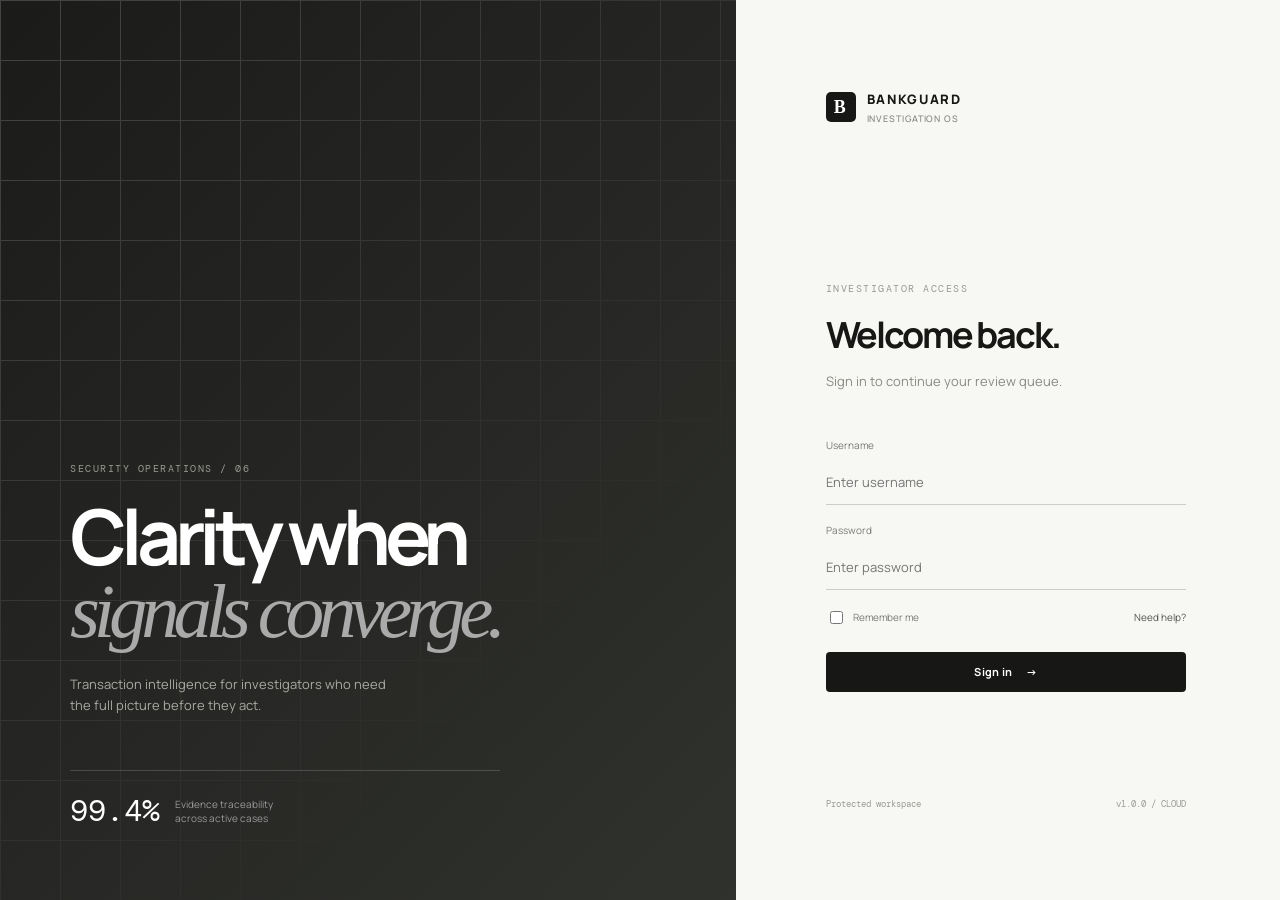
<file: index.html>
<!doctype html>
<html lang="en">
<head>
    <meta charset="utf-8">
    <meta name="viewport" content="width=device-width, initial-scale=1">

    <title>BankGuard | Sign in</title>

    <link rel="preconnect" href="https://fonts.googleapis.com">
    <link href="https://fonts.googleapis.com/css2?family=DM+Mono:wght@400;500&family=Manrope:wght@400;500;600;700;800&display=swap" rel="stylesheet">

    <!-- GitHub Pages can load this normally -->
    <link rel="stylesheet" href="static/css/style.css">
</head>

<body class="login-page">

    <div class="login-art">
        <div class="art-grid"></div>

        <div class="art-copy">
            <span class="eyebrow">SECURITY OPERATIONS / 06</span>

            <h1>
                Clarity when<br>
                <em>signals converge.</em>
            </h1>

            <p>
                Transaction intelligence for investigators who need
                the full picture before they act.
            </p>

            <div class="art-stat">
                <strong>99.4%</strong>
                <span>
                    Evidence traceability<br>
                    across active cases
                </span>
            </div>
        </div>
    </div>

    <main class="login-panel">

        <div class="login-brand">
            <span class="brand-mark">B</span>

            <span>
                BANKGUARD
                <small>INVESTIGATION OS</small>
            </span>
        </div>

        <div class="login-heading">
            <span class="eyebrow">INVESTIGATOR ACCESS</span>

            <h2>Welcome back.</h2>

            <p>Sign in to continue your review queue.</p>
        </div>

        <!-- Send login request to Render Flask backend -->
        <form method="post" action="https://nexux-project.onrender.com/">

            <label>
                Username
                <input
                    name="username"
                    type="text"
                    autocomplete="username"
                    placeholder="Enter username"
                    required
                >
            </label>

            <label>
                Password
                <input
                    name="password"
                    type="password"
                    autocomplete="current-password"
                    placeholder="Enter password"
                    required
                >
            </label>

            <div class="form-row">

                <label class="check">
                    <input type="checkbox" name="remember">
                    <span>Remember me</span>
                </label>

                <a href="#">Need help?</a>

            </div>

            <button class="primary-button full" type="submit">
                Sign in <span>→</span>
            </button>

        </form>

        <div class="login-foot">
            <span>Protected workspace</span>
            <span>v1.0.0 / CLOUD</span>
        </div>

    </main>

</body>
</html>
</file>
<file: static/css/style.css>
:root{--ink:#171716;--muted:#777873;--line:#e6e6e1;--paper:#f7f7f4;--panel:#fff;--accent:#171716;--accent-soft:#ededeb;--success:#55725f;--warning:#b18032;--danger:#a85d52}*{box-sizing:border-box}body{margin:0;background:var(--paper);color:var(--ink);font-family:Manrope, sans-serif;font-size:13px}a{color:inherit;text-decoration:none}button,input{font:inherit}button{cursor:pointer;border:0}.app-shell{display:flex;min-height:100vh}.sidebar{background:#111110;color:#fff;width:250px;flex:none;padding:28px 18px 20px;display:flex;flex-direction:column}.brand,.login-brand{display:flex;align-items:center;gap:11px;font-size:13px;letter-spacing:.13em;font-weight:800}.brand small,.login-brand small,.profile small,.sidebar-bottom small{display:block;color:#83847e;font-size:9px;letter-spacing:.1em;margin-top:4px;font-weight:500}.brand-mark{background:#f4f4f1;color:#111;width:30px;height:30px;display:grid;place-items:center;font-family:Georgia,serif;font-size:18px;border-radius:5px}.sidebar nav{margin-top:70px}.nav-label{font:10px 'DM Mono';letter-spacing:.14em;color:#70716d;padding:0 13px 13px;text-transform:uppercase}.nav-label:not(:first-child){margin-top:32px}.nav-item{height:44px;display:flex;align-items:center;gap:13px;padding:0 13px;color:#a2a39e;border-radius:5px;margin:3px 0;transition:.2s}.nav-item span{font-size:18px;width:17px;text-align:center}.nav-item.active,.nav-item:hover{background:#2a2a28;color:#fff}.sidebar-bottom{display:flex;gap:10px;align-items:center;margin-top:auto;border-top:1px solid #2b2b29;padding:18px 10px 0;color:#c8c8c3}.sidebar-bottom strong{font-size:11px;font-weight:600}.status-dot{width:7px;height:7px;border-radius:50%;background:#78ae87;box-shadow:0 0 0 4px rgba(120,174,135,.12)}.main-content{flex:1;min-width:0}.topbar{height:78px;border-bottom:1px solid var(--line);display:flex;align-items:center;justify-content:space-between;padding:0 42px;background:rgba(247,247,244,.84)}.crumb{font:10px 'DM Mono';color:#a0a09a;letter-spacing:.12em}.crumb strong{color:var(--ink);font-weight:500}.top-actions{display:flex;align-items:center;gap:22px}.top-time{font:10px 'DM Mono';color:#999a94}.icon-button,.logout{font-size:19px;color:#696a65;background:none}.profile{display:flex;align-items:center;gap:9px}.profile b{font-size:11px;display:block}.profile small{color:#8a8b85}.avatar{width:30px;height:30px;border-radius:50%;background:#242422;color:#fff;display:grid;place-items:center;font:10px 'DM Mono'}.avatar.large{width:38px;height:38px;background:#e7e7e2;color:#30302d}.page-content{padding:42px;max-width:1600px;margin:auto}.page-head{display:flex;align-items:flex-end;justify-content:space-between;gap:20px;margin-bottom:32px}.eyebrow{font:10px 'DM Mono';letter-spacing:.15em;color:#999a94;display:block}.page-head h1{font-size:32px;letter-spacing:-.04em;margin:11px 0 8px}.muted{color:var(--muted);margin:0;line-height:1.6}.head-actions{display:flex;gap:10px;align-items:center}.primary-button,.secondary-button,.dark-button,.text-button{display:inline-flex;align-items:center;justify-content:center;gap:13px;min-height:40px;padding:0 17px;border-radius:4px;font-size:11px;font-weight:700;letter-spacing:.03em;transition:.2s}.primary-button{background:var(--accent);color:#fff}.primary-button:hover,.dark-button:hover{transform:translateY(-1px);opacity:.9}.secondary-button{border:1px solid var(--line);background:#fff;color:var(--ink)}.secondary-button:hover{border-color:#aaa}.dark-button{background:#272725;color:#fff}.text-button{background:none;color:var(--muted)}.full{width:100%}.metric-grid{display:grid;grid-template-columns:repeat(4,1fr);gap:13px;margin-bottom:18px}.metric-card{background:var(--panel);border:1px solid var(--line);padding:22px 23px;min-height:137px}.accent-card{background:var(--accent);color:#fff;border-color:var(--accent)}.metric-label{font:10px 'DM Mono';color:#8b8c86;text-transform:uppercase;letter-spacing:.1em}.accent-card .metric-label{color:#aaa}.metric-label i{font-style:normal;float:right}.metric-card strong{display:block;font-size:32px;letter-spacing:-.06em;margin:18px 0 8px}.metric-card small{color:#7e7f79}.accent-card small{color:#aaa}.section-grid{display:grid;grid-template-columns:1.65fr 1fr;gap:18px;margin-bottom:18px}.panel{background:var(--panel);border:1px solid var(--line);padding:24px}.panel-head{display:flex;align-items:flex-start;justify-content:space-between;margin-bottom:26px}.panel-head h2,.detail-panel h2,.panel h2{font-size:17px;letter-spacing:-.035em;margin:8px 0 0}.pill,.channel,.status-chip{font:9px 'DM Mono';letter-spacing:.08em;color:#73746e;background:#f1f1ed;padding:7px 9px;border-radius:3px;white-space:nowrap}.chart-panel canvas{margin-top:5px}.overview-panel{min-height:290px}.risk-donut{display:flex;align-items:center;justify-content:center;gap:30px;height:185px}.donut{width:132px;height:132px;border:17px solid #e9e9e5;border-right-color:var(--accent);border-top-color:#a9aaa4;border-radius:50%;display:flex;flex-direction:column;align-items:center;justify-content:center}.donut strong{font-size:28px;letter-spacing:-.08em}.donut small{font:9px 'DM Mono';color:#999}.legend{display:grid;gap:14px;width:130px}.legend span{font-size:10px;color:#777}.legend b{float:right;color:var(--ink)}.dot{display:inline-block;width:7px;height:7px;border-radius:50%;margin-right:7px;background:#aaa}.dot.normal{background:#d2d2cc}.dot.low{background:#a3a49d}.dot.review{background:#73746e}.dot.high{background:#222}.timeline-panel{padding-bottom:10px}.text-link,.back-link{font-size:11px;font-weight:700}.case-list{border-top:1px solid var(--line)}.case-row{display:grid;grid-template-columns:2.2fr .65fr 1fr 1.5fr 25px;gap:15px;align-items:center;border-bottom:1px solid var(--line);padding:14px 0}.case-id{display:flex;align-items:center;gap:11px}.case-id strong,.case-id small{display:block}.case-id strong{font-size:12px}.case-id small,.case-row .row-signal{font-size:10px;color:#92938d;margin-top:4px}.score strong{font-size:17px}.score small{color:#999}.risk-badge{font:9px 'DM Mono';letter-spacing:.07em;padding:6px 8px;border-radius:3px;background:#ecece8;color:#555650;white-space:nowrap}.risk-badge.review{background:#ece6d7;color:#98722d}.risk-badge.high-attention{background:#eadbd8;color:#98564c}.risk-badge.low{background:#e6ebe6;color:#58705d}.risk-badge.big{font-size:10px;padding:10px 12px}.row-arrow{font-size:20px;text-align:right}.split-layout{display:grid;grid-template-columns:285px 1fr;gap:18px}.customer-list{padding:17px}.customer-list .panel-head{align-items:center;margin-bottom:10px}.count{font:10px 'DM Mono';color:#999;margin-left:5px}.search{background:#f7f7f4;border:1px solid var(--line);padding:10px 12px;border-radius:3px;outline:0;color:var(--ink);width:170px;font-size:11px}.customer-item{display:flex;align-items:center;gap:10px;padding:12px 7px;border-bottom:1px solid var(--line);margin:0 -7px}.customer-item.selected,.customer-item:hover{background:#f4f4f0}.customer-item strong,.customer-item small{display:block}.customer-item strong{font-size:11px}.customer-item small{font-size:9px;color:#999;margin-top:4px}.item-chevron{margin-left:auto;color:#999}.detail-panel{min-height:600px}.detail-top{display:flex;align-items:flex-start;justify-content:space-between}.detail-top h2{font-size:25px}.baseline-grid{display:grid;grid-template-columns:repeat(5,1fr);border-top:1px solid var(--line);border-bottom:1px solid var(--line);margin:26px 0;padding:19px 0}.baseline-grid small,.baseline-grid strong{display:block}.baseline-grid small{font-size:10px;color:#888;margin-bottom:9px}.baseline-grid strong{font-size:12px}.table-head{display:flex;align-items:center;justify-content:space-between}.table-head h3{font-size:13px}.table-wrap{overflow:auto}table{width:100%;border-collapse:collapse;min-width:650px}th{text-align:left;color:#999;font:9px 'DM Mono';letter-spacing:.08em;text-transform:uppercase;font-weight:400;padding:12px 10px;border-bottom:1px solid var(--line)}td{padding:14px 10px;border-bottom:1px solid var(--line);font-size:11px;vertical-align:top}td strong,td small{display:block}td small{font-size:9px;color:#999;margin-top:4px}.amount{font-family:'DM Mono'}.channel{padding:4px 6px}.status-dot.inline{display:inline-block;margin-right:7px;vertical-align:middle}.filter-bar{display:flex;justify-content:space-between;align-items:center;margin-bottom:17px}.finding-banner{display:flex;gap:17px;padding:22px;background:#eeebe3;border-left:4px solid #b18032;margin-bottom:18px}.finding-banner.clear{background:#e7eee9;border-color:#6d8a72}.finding-symbol{width:32px;height:32px;border-radius:50%;background:#b18032;color:#fff;display:grid;place-items:center;font-size:19px}.clear .finding-symbol{background:#6d8a72}.finding-banner h2{font-size:19px;margin:5px 0 6px;letter-spacing:-.04em}.finding-banner p{margin:0;color:#686963}.investigation-grid{display:grid;grid-template-columns:1.45fr .85fr;gap:18px}.investigation-grid>section{display:grid;gap:18px;align-content:start}.investigation-grid aside{display:grid;gap:18px;align-content:start}.score-panel{display:flex;align-items:center;gap:34px}.score-large{font-size:48px;letter-spacing:-.09em;margin-top:6px}.score-large small{font-size:16px;color:#999;letter-spacing:0}.score-meter{height:7px;background:#e9e9e4;flex:1;border-radius:5px}.score-meter span{display:block;height:100%;background:var(--accent);border-radius:5px}.score-foot{display:flex;justify-content:space-between;font:9px 'DM Mono';color:#999;position:absolute;margin-top:30px}.score-panel .score-foot{width:calc(100% - 270px);margin-left:170px}.rule-list{border-top:1px solid var(--line)}.rule-row{display:grid;grid-template-columns:33px 1fr 35px;gap:12px;padding:14px 0;border-bottom:1px solid var(--line);align-items:center}.rule-number{font:10px 'DM Mono';color:#aaa}.rule-row strong,.rule-row small{display:block}.rule-row strong{font-size:11px}.rule-row small{font-size:10px;color:#999;margin-top:4px}.rule-row>b{font:11px 'DM Mono';text-align:right}.baseline-panel{background:#fafaf7}.baseline-line{display:flex;justify-content:space-between;padding:12px 0;border-bottom:1px solid var(--line);font-size:10px}.baseline-line span{color:#858680}.baseline-line strong{font-family:'DM Mono';font-weight:500}.correlation{color:#666;line-height:1.7;font-size:11px}.signal-chain{display:grid;gap:6px;margin-top:20px}.signal-chain span{background:#f0f0eb;padding:9px;font-size:10px}.signal-chain i{text-align:center;color:#aaa;font-style:normal}.ai-panel{background:#f0f1ed;border-color:#dce0d8}.ai-heading{display:flex;gap:11px;align-items:center}.ai-spark{width:28px;height:28px;background:#dce4dc;display:grid;place-items:center;border-radius:50%;color:#5f8065}.ai-panel p{font-size:11px;line-height:1.7;color:#555;margin-bottom:0}.action-panel form{display:grid;gap:8px;margin-top:16px}.mini-tag{font:9px 'DM Mono';background:#f0f0eb;padding:4px 5px;display:inline-block;margin:2px}.clear-message{padding:20px 0;color:#7f827b;font-size:11px}.inline-code{font:10px 'DM Mono';color:#999;letter-spacing:.08em}.empty-state{text-align:center;padding:110px 20px;color:#999}.empty-icon{font-size:35px;color:#ccc}.settings-grid{display:grid;grid-template-columns:1fr 1fr;gap:18px;max-width:900px}.swatches{display:grid;grid-template-columns:repeat(5,1fr);gap:10px;margin-top:25px}.swatch{background:none;border:1px solid var(--line);padding:13px 5px;border-radius:4px;color:var(--ink);font-size:10px}.swatch.active{border-color:var(--ink);box-shadow:inset 0 -2px var(--ink)}.swatch i{display:block;width:27px;height:27px;border-radius:50%;margin:0 auto 9px}.swatch.mono i{background:#171716}.swatch.blue i{background:#426a92}.swatch.purple i{background:#785a88}.swatch.green i{background:#5d826b}.swatch.orange i{background:#bd784a}.setting-row{display:flex;justify-content:space-between;align-items:center;padding:17px 0;border-bottom:1px solid var(--line)}.setting-row strong,.setting-row small{display:block}.setting-row strong{font-size:11px}.setting-row small{font-size:10px;color:#999;margin-top:4px}.toggle{width:30px;height:17px;border-radius:12px;background:#d6d6d1;position:relative}.toggle:after{content:'';position:absolute;width:13px;height:13px;background:#fff;border-radius:50%;top:2px;left:2px}.toggle.on{background:var(--accent)}.toggle.on:after{left:15px}.flash-stack{position:fixed;top:90px;right:30px;z-index:5}.flash{padding:13px 18px;background:#222;color:#fff;font-size:11px;border-radius:3px;box-shadow:0 10px 30px #0002}.flash.error{background:#8e514b}.mobile-menu{display:none;background:none;font-size:20px}.login-page{min-height:100vh;background:#10100f;color:#fff;display:grid;grid-template-columns:1.15fr .85fr}.login-art{position:relative;overflow:hidden;padding:70px;background:linear-gradient(135deg,#1b1b19,#30322e)}.art-grid{position:absolute;inset:0;opacity:.18;background-image:linear-gradient(#fff 1px,transparent 1px),linear-gradient(90deg,#fff 1px,transparent 1px);background-size:60px 60px;mask-image:linear-gradient(135deg,#000,transparent 75%)}.art-copy{position:absolute;bottom:70px;max-width:560px}.art-copy h1{font-size:clamp(45px,6vw,90px);line-height:.95;letter-spacing:-.08em;margin:25px 0}.art-copy h1 em{font-family:Georgia,serif;font-weight:400;color:#aaa;font-style:italic}.art-copy p{color:#a8a9a3;max-width:330px;line-height:1.6}.art-stat{display:flex;align-items:center;gap:15px;margin-top:54px;padding-top:20px;border-top:1px solid #ffffff2b}.art-stat strong{font:30px 'DM Mono'}.art-stat span{font-size:10px;color:#999}.login-panel{background:#f7f7f4;color:#171716;padding:clamp(30px,7vw,120px);display:flex;flex-direction:column;justify-content:center}.login-brand{margin-bottom:auto}.login-brand .brand-mark{background:#171716;color:#fff}.login-heading{margin:80px 0 35px}.login-heading h2{font-size:36px;letter-spacing:-.06em;margin:15px 0 5px}.login-heading p{color:#898a84}.login-panel form{max-width:360px}.login-panel label{display:block;font-size:10px;color:#797a74;margin-bottom:18px}.login-panel input:not([type=checkbox]){display:block;width:100%;margin-top:8px;padding:13px 0;border:0;border-bottom:1px solid #ccc;background:none;outline:none;color:#111;font-size:13px}.login-panel input:focus{border-color:#111}.form-row{display:flex;justify-content:space-between;align-items:center;margin:7px 0 25px;font-size:10px;color:#8b8c86}.check{display:flex!important;align-items:center;gap:7px;margin:0!important}.check input{accent-color:#111}.form-row a{color:#555}.login-foot{display:flex;justify-content:space-between;max-width:360px;margin-top:auto;padding-top:30px;color:#9b9c96;font:9px 'DM Mono'}.form-error{color:#a2544c;font-size:11px;margin-top:18px}.back-link{display:block;color:#999;margin-bottom:20px;font-size:10px}.settings-grid h2{margin-bottom:8px}@media(max-width:1000px){.sidebar{width:210px}.topbar,.page-content{padding-left:25px;padding-right:25px}.metric-grid{grid-template-columns:repeat(2,1fr)}.section-grid,.investigation-grid{grid-template-columns:1fr}.login-page{grid-template-columns:1fr}.login-art{display:none}.login-panel{min-height:100vh}.score-panel .score-foot{width:calc(100% - 210px);margin-left:150px}}@media(max-width:700px){.sidebar{position:fixed;left:-250px;top:0;bottom:0;z-index:10;transition:.25s}.sidebar.open{left:0}.mobile-menu{display:block}.topbar{padding:0 18px}.top-time,.profile span:not(.avatar){display:none}.page-content{padding:28px 18px}.page-head{display:block}.page-head h1{font-size:28px}.head-actions{margin-top:20px}.metric-grid{gap:8px}.metric-card{padding:16px;min-height:120px}.metric-card strong{font-size:27px}.metric-label{font-size:8px}.split-layout,.settings-grid{grid-template-columns:1fr}.case-row{grid-template-columns:1.7fr .5fr 1fr 24px}.row-signal{display:none}.panel{padding:18px}.baseline-grid{grid-template-columns:repeat(2,1fr);gap:17px}.detail-top{display:block}.detail-top .primary-button{margin-top:18px}.swatches{grid-template-columns:repeat(3,1fr)}.score-panel{display:block}.score-meter{margin:24px 0 13px}.score-panel .score-foot{position:static;width:100%;margin:0}.finding-banner{padding:16px}.top-actions{gap:11px}}
</file>
